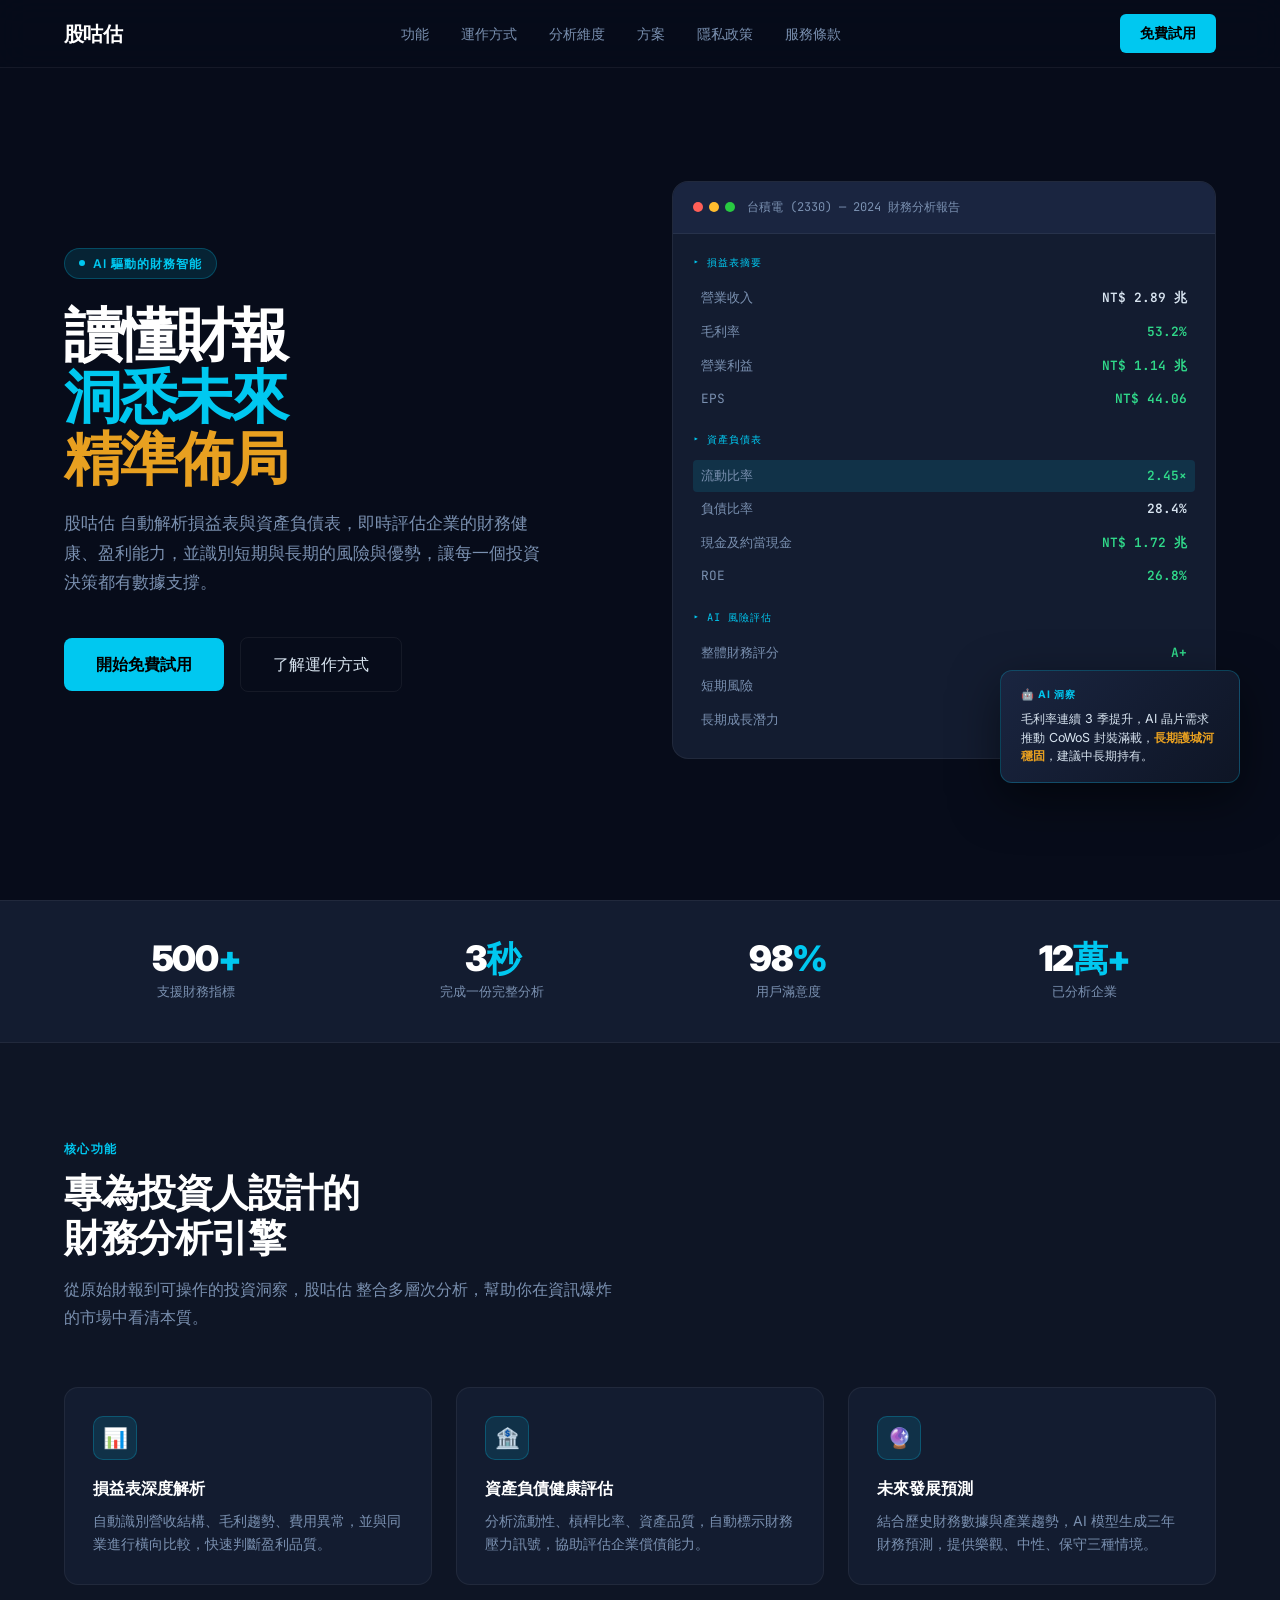
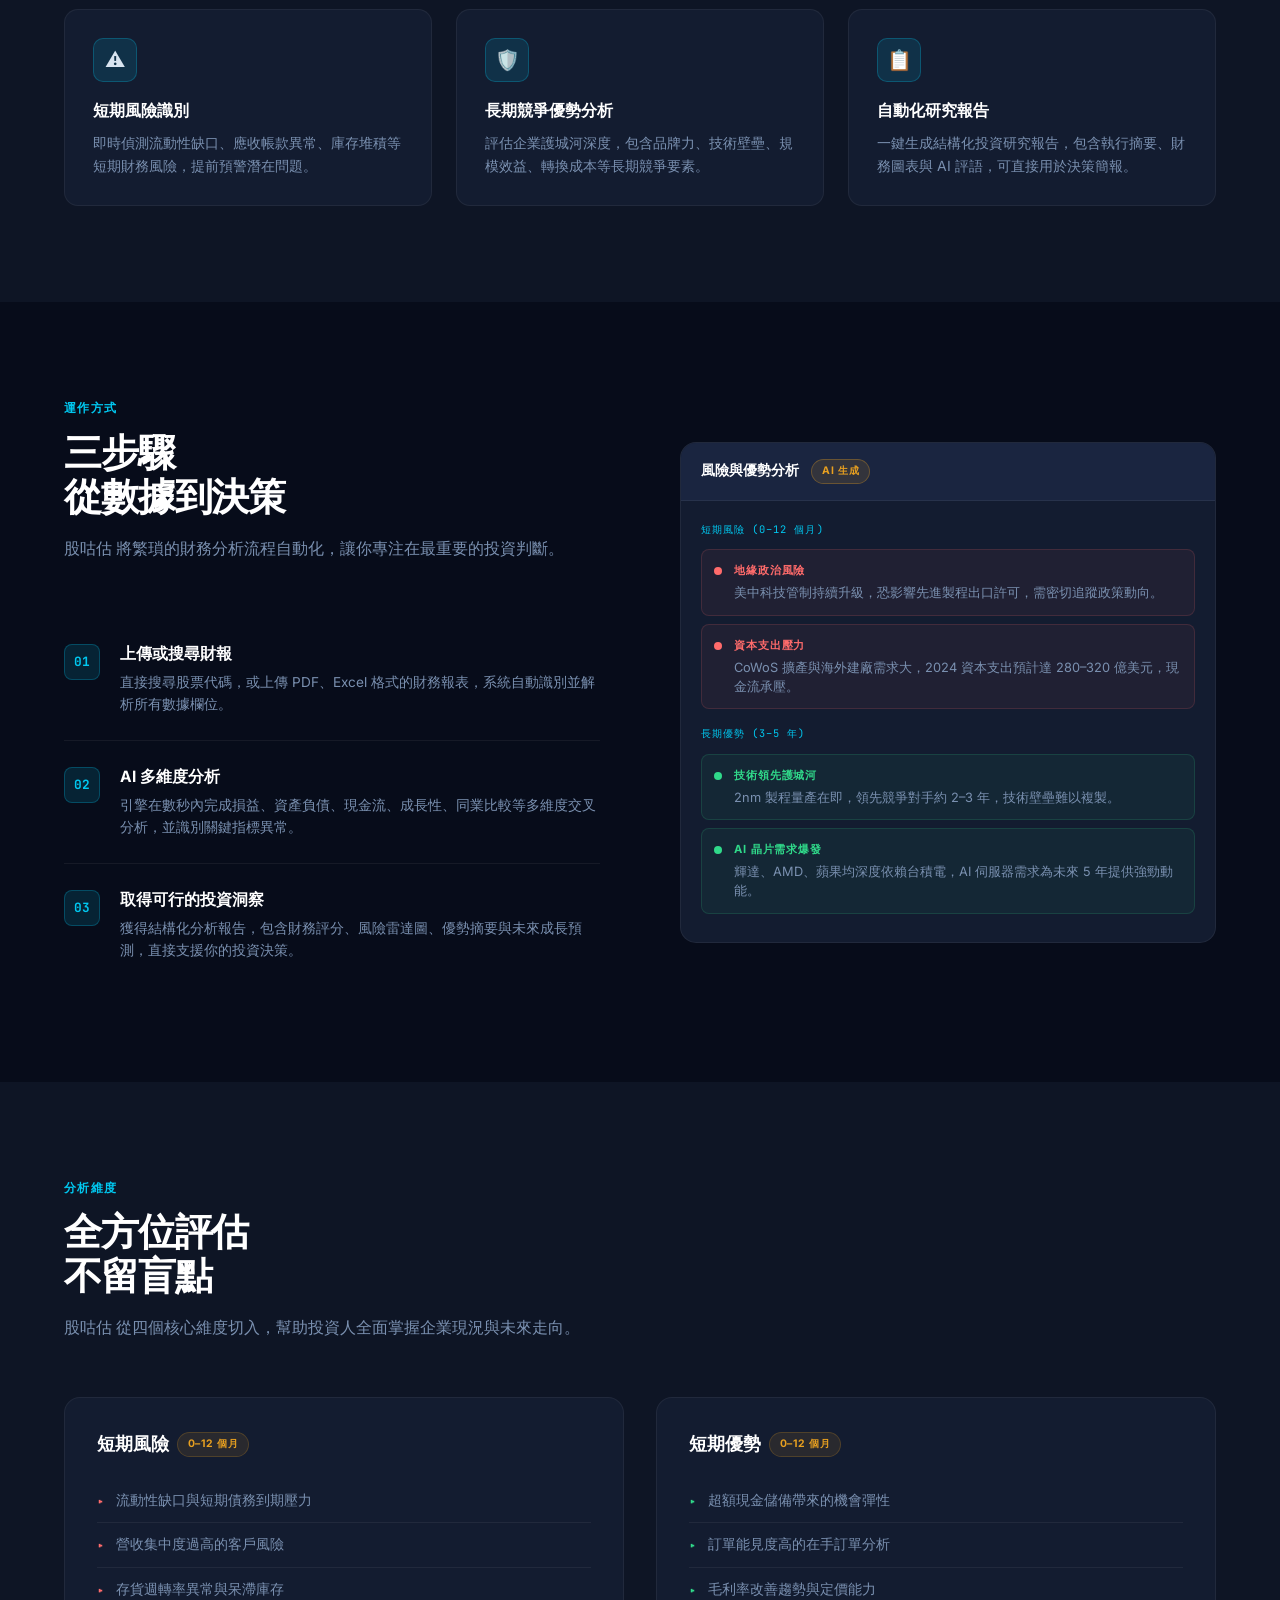
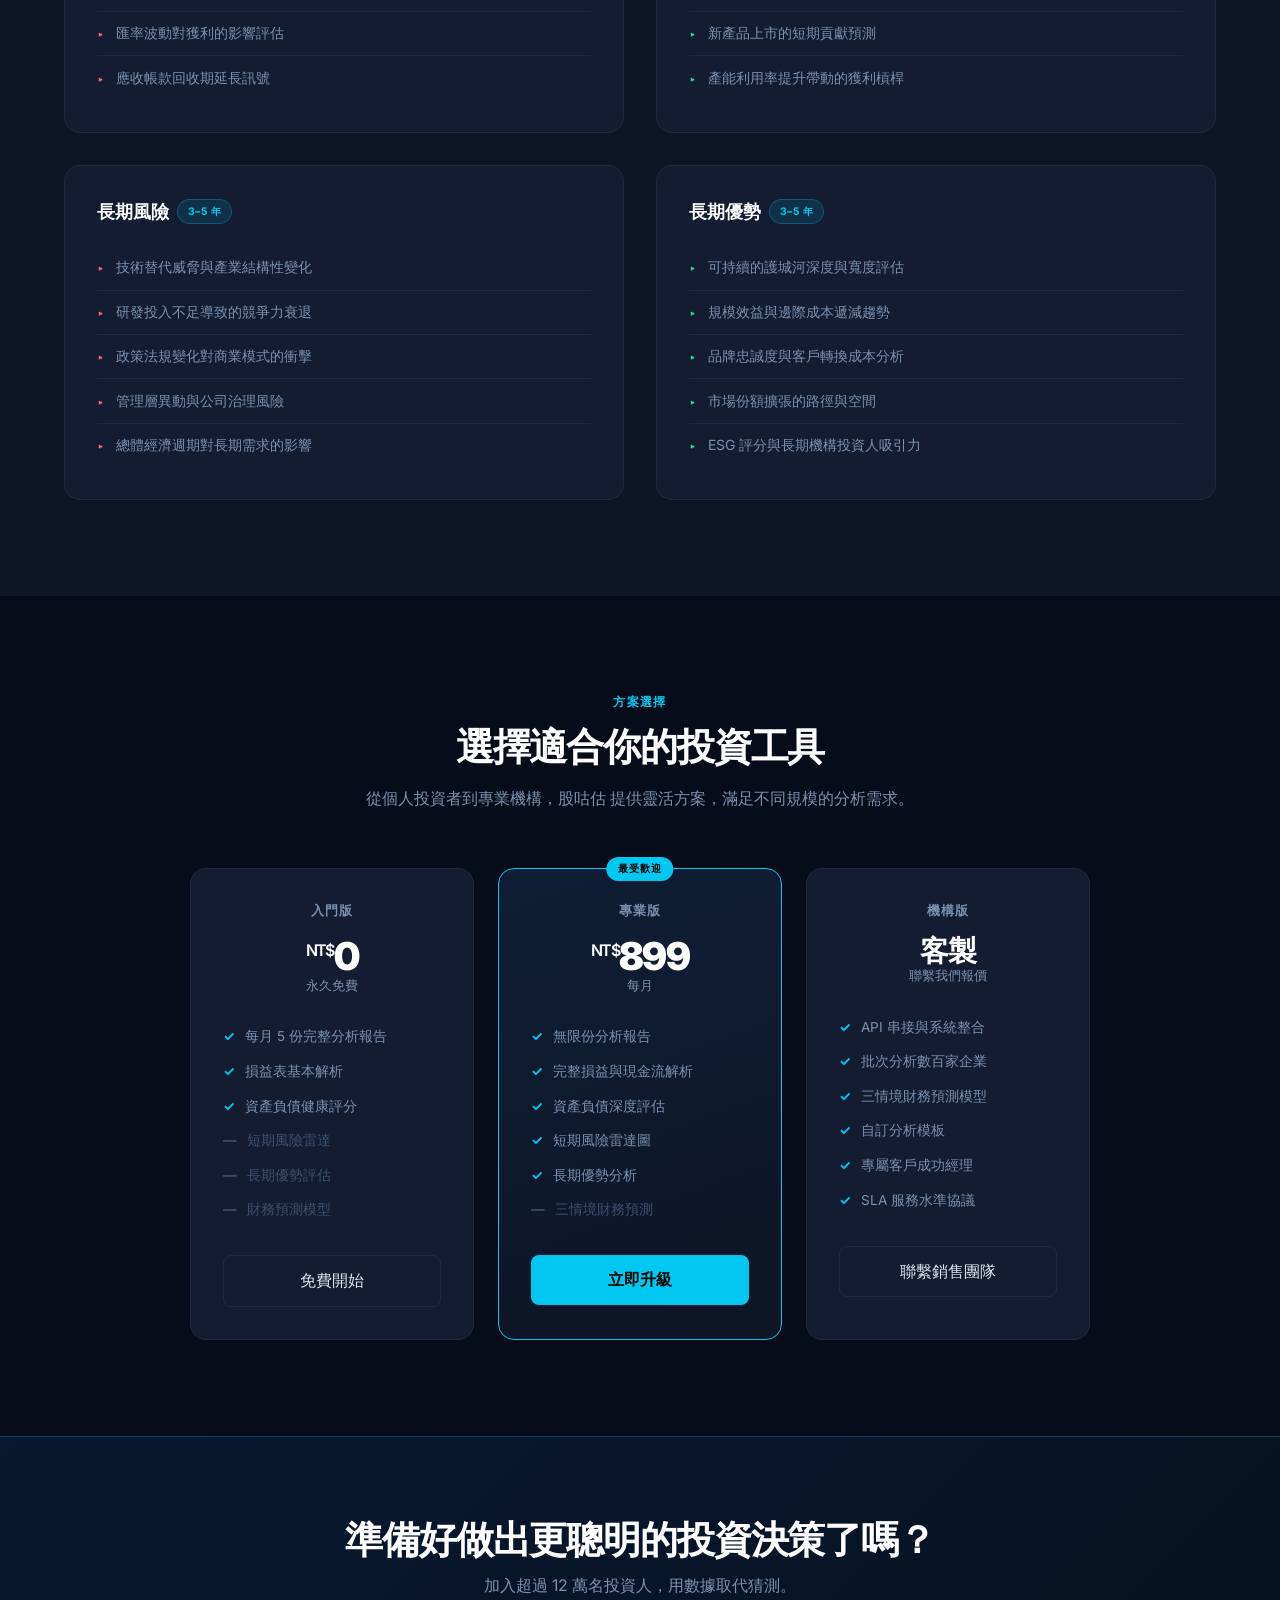
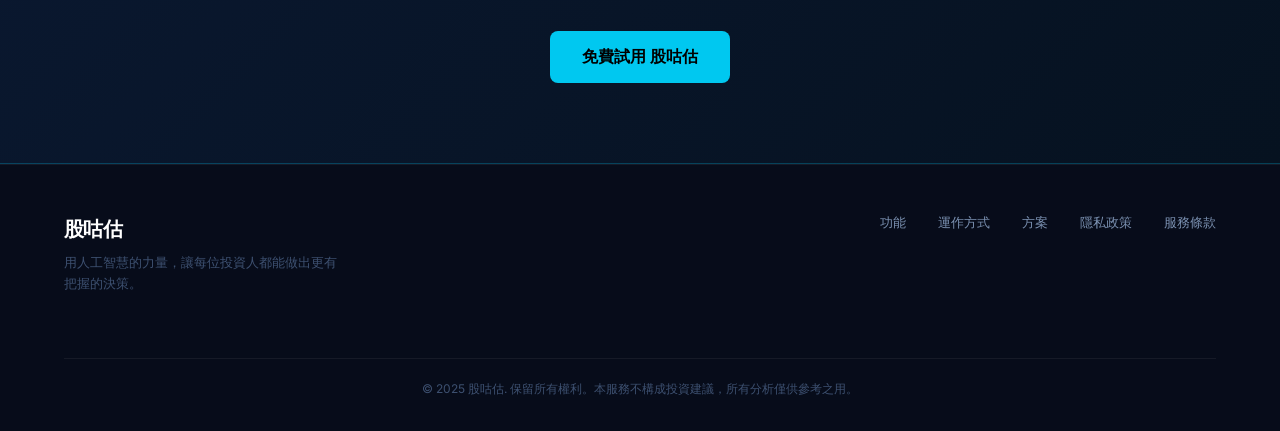
<file: index.html>
<!DOCTYPE html>
<html lang="zh-TW">
<head>
<meta charset="UTF-8">
<meta name="viewport" content="width=device-width, initial-scale=1.0">
<title>股咕估 — 智能投資分析助理</title>
<link rel="stylesheet" href="shared.css">
<style>
  /* ── HERO ── */
  #hero {
    min-height: 100vh;
    display: grid;
    grid-template-columns: 1fr 1fr;
    align-items: center;
    gap: 4rem;
    padding: 100px 5vw 60px;
  }
  .hero-eyebrow {
    display: inline-flex; align-items: center; gap: 0.5rem;
    background: var(--cyan-dim); border: 1px solid var(--border-cyan);
    border-radius: 100px;
    padding: 0.3rem 0.9rem;
    font-size: 0.75rem; font-weight: 600; letter-spacing: 0.08em;
    color: var(--cyan); text-transform: uppercase;
    margin-bottom: 1.5rem;
  }
  .hero-eyebrow::before {
    content: ''; width: 6px; height: 6px; border-radius: 50%;
    background: var(--cyan);
    animation: blink 1.4s ease-in-out infinite;
  }
  @keyframes blink { 0%,100%{opacity:1} 50%{opacity:0.2} }

  h1 {
    font-size: clamp(2.4rem, 4.5vw, 3.8rem);
    font-weight: 900; letter-spacing: -0.04em;
    line-height: 1.08; color: #fff;
    margin-bottom: 1.25rem;
  }
  h1 .accent { color: var(--cyan); }
  h1 .accent-gold { color: var(--gold); }

  .hero-desc {
    font-size: 1.05rem; color: var(--text-dim);
    max-width: 480px; line-height: 1.75;
    margin-bottom: 2.5rem;
  }
  .hero-actions { display: flex; gap: 1rem; align-items: center; flex-wrap: wrap; }

  /* ── HERO VISUAL ── */
  .hero-visual { position: relative; }
  .doc-card {
    background: var(--card); border: 1px solid var(--border);
    border-radius: 16px; overflow: hidden;
  }
  .doc-card-header {
    background: var(--card2); padding: 1rem 1.25rem;
    display: flex; align-items: center; gap: 0.75rem;
    border-bottom: 1px solid var(--border);
  }
  .doc-dots { display: flex; gap: 6px; }
  .doc-dots span { width:10px; height:10px; border-radius:50%; }
  .doc-dots span:nth-child(1) { background:#FF5F57; }
  .doc-dots span:nth-child(2) { background:#FFBD2E; }
  .doc-dots span:nth-child(3) { background:#28CA41; }
  .doc-title { font-family: 'JetBrains Mono', monospace; font-size: 0.75rem; color: var(--text-dim); }
  .doc-body { padding: 1.25rem; }
  .doc-section-label {
    font-family: 'JetBrains Mono', monospace;
    font-size: 0.65rem; color: var(--cyan);
    letter-spacing: 0.1em; text-transform: uppercase;
    margin-bottom: 0.75rem; margin-top: 1rem;
  }
  .doc-section-label:first-child { margin-top: 0; }
  .doc-row {
    display: flex; justify-content: space-between; align-items: center;
    padding: 0.35rem 0.5rem; border-radius: 4px;
    margin-bottom: 2px; transition: background .15s;
  }
  .doc-row-label { font-size: 0.8rem; color: var(--text-dim); font-family: 'JetBrains Mono', monospace; }
  .doc-row-val { font-size: 0.8rem; font-weight: 600; font-family: 'JetBrains Mono', monospace; color: var(--text); }
  .doc-row-val.pos { color: #30D98A; }
  .doc-row-val.neg { color: #FF6B6B; }
  .row-highlight { background: var(--cyan-dim); }

  .ai-bubble {
    position: absolute; bottom: -24px; right: -24px;
    background: linear-gradient(135deg, #1A2540, #0E1525);
    border: 1px solid var(--border-cyan); border-radius: 12px;
    padding: 1rem 1.25rem; max-width: 240px;
    box-shadow: 0 16px 48px rgba(0,0,0,0.5);
  }
  .ai-bubble-tag { font-size: 0.65rem; font-weight: 700; color: var(--cyan); text-transform: uppercase; letter-spacing: 0.1em; margin-bottom: 0.4rem; }
  .ai-bubble-text { font-size: 0.78rem; color: var(--text); line-height: 1.5; }
  .ai-bubble-text strong { color: var(--gold); }

  /* ── STATS BAR ── */
  .stats-bar {
    background: var(--card);
    border-top: 1px solid var(--border); border-bottom: 1px solid var(--border);
    padding: 2.5rem 5vw;
    display: grid; grid-template-columns: repeat(4, 1fr); gap: 2rem;
  }
  .stat-item { text-align: center; }
  .stat-num { font-size: 2.2rem; font-weight: 900; color: #fff; letter-spacing: -0.04em; line-height: 1; margin-bottom: 0.35rem; }
  .stat-num span { color: var(--cyan); }
  .stat-label { font-size: 0.8rem; color: var(--text-dim); }

  /* ── FEATURES ── */
  #features { background: var(--bg2); }
  .features-grid { display: grid; grid-template-columns: repeat(3, 1fr); gap: 1.5rem; }
  .feature-card {
    background: var(--card); border: 1px solid var(--border);
    border-radius: 14px; padding: 1.75rem;
    transition: border-color .25s, transform .2s; position: relative; overflow: hidden;
  }
  .feature-card::before {
    content: ''; position: absolute; top: 0; left: 0; right: 0; height: 2px;
    background: linear-gradient(90deg, var(--cyan), transparent);
    opacity: 0; transition: opacity .25s;
  }
  .feature-card:hover { border-color: var(--border-cyan); transform: translateY(-2px); }
  .feature-card:hover::before { opacity: 1; }
  .feature-icon {
    width: 44px; height: 44px; border-radius: 10px;
    background: var(--cyan-dim); border: 1px solid var(--border-cyan);
    display: flex; align-items: center; justify-content: center;
    font-size: 1.25rem; margin-bottom: 1rem;
  }
  .feature-card h3 { font-size: 1rem; font-weight: 700; color: #fff; margin-bottom: 0.5rem; }
  .feature-card p { font-size: 0.875rem; color: var(--text-dim); line-height: 1.65; }

  /* ── HOW IT WORKS ── */
  .how-grid { display: grid; grid-template-columns: 1fr 1fr; gap: 5rem; align-items: center; }
  .steps { display: flex; flex-direction: column; }
  .step { display: flex; gap: 1.25rem; padding: 1.5rem 0; border-bottom: 1px solid var(--border); }
  .step:last-child { border-bottom: none; }
  .step-num {
    flex-shrink: 0; width: 36px; height: 36px; border-radius: 8px;
    background: var(--cyan-dim); border: 1px solid var(--border-cyan);
    display: flex; align-items: center; justify-content: center;
    font-family: 'JetBrains Mono', monospace; font-size: 0.8rem; font-weight: 700; color: var(--cyan); margin-top: 2px;
  }
  .step h3 { font-size: 0.975rem; font-weight: 700; color: #fff; margin-bottom: 0.35rem; }
  .step p { font-size: 0.85rem; color: var(--text-dim); line-height: 1.6; }

  .report-panel { background: var(--card); border: 1px solid var(--border); border-radius: 16px; overflow: hidden; }
  .report-panel-header {
    background: var(--card2); padding: 1rem 1.25rem;
    border-bottom: 1px solid var(--border); display: flex; align-items: center; gap: 0.75rem;
  }
  .report-panel-header .pill {
    background: var(--gold-dim); border: 1px solid rgba(232,160,32,0.3);
    color: var(--gold); font-size: 0.65rem; font-weight: 700;
    text-transform: uppercase; letter-spacing: 0.1em;
    padding: 0.2rem 0.6rem; border-radius: 100px;
  }
  .report-panel-title { font-size: 0.85rem; font-weight: 600; color: #fff; }
  .report-panel-body { padding: 1.25rem; }
  .risk-item {
    display: flex; gap: 0.75rem; align-items: flex-start;
    padding: 0.75rem; border-radius: 8px; margin-bottom: 0.5rem; border: 1px solid transparent;
  }
  .risk-item.short { background: rgba(255,107,107,0.06); border-color: rgba(255,107,107,0.15); }
  .risk-item.long  { background: rgba(48,217,138,0.06); border-color: rgba(48,217,138,0.15); }
  .risk-dot { width:8px;height:8px;border-radius:50%;flex-shrink:0;margin-top:5px; }
  .risk-dot.red { background:#FF6B6B; }
  .risk-dot.green { background:#30D98A; }
  .risk-label { font-size:0.7rem; font-weight:700; text-transform:uppercase; letter-spacing:0.08em; margin-bottom:0.2rem; }
  .risk-item.short .risk-label { color:#FF6B6B; }
  .risk-item.long  .risk-label { color:#30D98A; }
  .risk-text { font-size:0.8rem; color:var(--text-dim); line-height:1.5; }
  .doc-section-label-sm {
    font-family: 'JetBrains Mono', monospace; font-size: 0.65rem; color: var(--cyan);
    letter-spacing: 0.1em; text-transform: uppercase; margin-bottom: 0.75rem; margin-top: 1rem;
  }
  .doc-section-label-sm:first-child { margin-top: 0; }

  /* ── ANALYSIS ── */
  #analysis { background: var(--bg2); }
  .analysis-grid { display: grid; grid-template-columns: 1fr 1fr; gap: 2rem; }
  .analysis-card { background: var(--card); border: 1px solid var(--border); border-radius: 16px; padding: 2rem; }
  .analysis-card h3 { font-size: 1.1rem; font-weight: 700; color: #fff; margin-bottom: 1.25rem; display: flex; align-items: center; gap: 0.5rem; }
  .analysis-tag { font-size: 0.65rem; font-weight: 700; text-transform: uppercase; letter-spacing: 0.08em; padding: 0.2rem 0.6rem; border-radius: 100px; }
  .tag-risk      { background: rgba(255,107,107,0.12); color: #FF6B6B; border:1px solid rgba(255,107,107,0.2); }
  .tag-advantage { background: rgba(48,217,138,0.1);  color: #30D98A; border:1px solid rgba(48,217,138,0.2); }
  .tag-short     { background: rgba(232,160,32,0.1);  color: var(--gold); border:1px solid rgba(232,160,32,0.2); }
  .tag-long      { background: var(--cyan-dim);        color: var(--cyan); border:1px solid var(--border-cyan); }
  .analysis-list { list-style: none; }
  .analysis-list li {
    display: flex; gap: 0.75rem; padding: 0.65rem 0;
    border-bottom: 1px solid var(--border);
    font-size: 0.875rem; color: var(--text-dim); line-height: 1.55; align-items: flex-start;
  }
  .analysis-list li:last-child { border-bottom: none; }
  .analysis-list li::before { content: '▸'; flex-shrink: 0; margin-top: 1px; }
  .analysis-card.risk      .analysis-list li::before { color: #FF6B6B; }
  .analysis-card.advantage .analysis-list li::before { color: #30D98A; }

  /* ── PRICING ── */
  .pricing-grid { display: grid; grid-template-columns: repeat(3,1fr); gap: 1.5rem; max-width: 900px; margin: 0 auto; }
  .pricing-card { background: var(--card); border: 1px solid var(--border); border-radius: 16px; padding: 2rem; text-align: center; position: relative; }
  .pricing-card.featured { border-color: var(--cyan); background: linear-gradient(160deg, #0F1E35, #0E1525); }
  .pricing-badge {
    position: absolute; top: -12px; left: 50%; transform: translateX(-50%);
    background: var(--cyan); color: #000;
    font-size: 0.65rem; font-weight: 800; letter-spacing: 0.08em;
    text-transform: uppercase; padding: 0.25rem 0.75rem; border-radius: 100px;
  }
  .pricing-name { font-size: 0.8rem; font-weight: 700; color: var(--text-dim); text-transform: uppercase; letter-spacing: 0.1em; margin-bottom: 1rem; }
  .pricing-price { font-size: 2.4rem; font-weight: 900; color: #fff; letter-spacing: -0.04em; line-height: 1; }
  .pricing-price sup { font-size: 1rem; font-weight: 600; vertical-align: super; }
  .pricing-period { font-size: 0.8rem; color: var(--text-dim); margin-bottom: 1.5rem; }
  .pricing-features { list-style: none; text-align: left; margin-bottom: 1.75rem; }
  .pricing-features li { font-size: 0.85rem; color: var(--text-dim); padding: 0.4rem 0; display: flex; gap: 0.6rem; align-items: flex-start; }
  .pricing-features li::before { content: '✓'; color: var(--cyan); font-weight: 700; flex-shrink: 0; }
  .pricing-features li.na { color: var(--text-muted); }
  .pricing-features li.na::before { content: '—'; color: var(--text-muted); }

  /* ── CTA BAND ── */
  .cta-band {
    background: linear-gradient(135deg, #0A1830, #061220);
    border-top: 1px solid var(--border-cyan); border-bottom: 1px solid var(--border-cyan);
    padding: 5rem 5vw; text-align: center;
  }
  .cta-band h2 { margin-bottom: 0.75rem; }
  .cta-band p { color: var(--text-dim); margin-bottom: 2rem; }

  /* ── RESPONSIVE ── */
  @media(max-width: 900px) {
    #hero { grid-template-columns: 1fr; padding-top: 90px; }
    .hero-visual { display: none; }
    .features-grid { grid-template-columns: 1fr; }
    .how-grid { grid-template-columns: 1fr; }
    .analysis-grid { grid-template-columns: 1fr; }
    .pricing-grid { grid-template-columns: 1fr; max-width: 380px; }
    .stats-bar { grid-template-columns: repeat(2,1fr); }
  }
</style>
</head>
<body>

<nav>
  <a href="index.html" class="logo">股咕估</a>
  <ul class="nav-links">
    <li><a href="#features">功能</a></li>
    <li><a href="#how">運作方式</a></li>
    <li><a href="#analysis">分析維度</a></li>
    <li><a href="#pricing">方案</a></li>
    <li><a href="privacy.html">隱私政策</a></li>
    <li><a href="terms.html">服務條款</a></li>
  </ul>
  <a href="#pricing" class="nav-cta">免費試用</a>
</nav>

<!-- HERO -->
<section id="hero">
  <div class="hero-text">
    <div class="hero-eyebrow">AI 驅動的財務智能</div>
    <h1>
      讀懂財報<br>
      <span class="accent">洞悉未來</span><br>
      <span class="accent-gold">精準佈局</span>
    </h1>
    <p class="hero-desc">
      股咕估 自動解析損益表與資產負債表，即時評估企業的財務健康、盈利能力，並識別短期與長期的風險與優勢，讓每一個投資決策都有數據支撐。
    </p>
    <div class="hero-actions">
      <a href="#pricing" class="btn-primary">開始免費試用</a>
      <a href="#how" class="btn-ghost">了解運作方式</a>
    </div>
  </div>
  <div class="hero-visual">
    <div class="doc-card">
      <div class="doc-card-header">
        <div class="doc-dots"><span></span><span></span><span></span></div>
        <span class="doc-title">台積電 (2330) — 2024 財務分析報告</span>
      </div>
      <div class="doc-body">
        <div class="doc-section-label">▸ 損益表摘要</div>
        <div class="doc-row" id="row1"><span class="doc-row-label">營業收入</span><span class="doc-row-val">NT$ 2.89 兆</span></div>
        <div class="doc-row" id="row2"><span class="doc-row-label">毛利率</span><span class="doc-row-val pos">53.2%</span></div>
        <div class="doc-row" id="row3"><span class="doc-row-label">營業利益</span><span class="doc-row-val pos">NT$ 1.14 兆</span></div>
        <div class="doc-row" id="row4"><span class="doc-row-label">EPS</span><span class="doc-row-val pos">NT$ 44.06</span></div>
        <div class="doc-section-label">▸ 資產負債表</div>
        <div class="doc-row" id="row5"><span class="doc-row-label">流動比率</span><span class="doc-row-val pos">2.45×</span></div>
        <div class="doc-row" id="row6"><span class="doc-row-label">負債比率</span><span class="doc-row-val">28.4%</span></div>
        <div class="doc-row" id="row7"><span class="doc-row-label">現金及約當現金</span><span class="doc-row-val pos">NT$ 1.72 兆</span></div>
        <div class="doc-row" id="row8"><span class="doc-row-label">ROE</span><span class="doc-row-val pos">26.8%</span></div>
        <div class="doc-section-label">▸ AI 風險評估</div>
        <div class="doc-row" id="row9"><span class="doc-row-label">整體財務評分</span><span class="doc-row-val pos">A+</span></div>
        <div class="doc-row" id="row10"><span class="doc-row-label">短期風險</span><span class="doc-row-val" style="color:var(--gold)">中等</span></div>
        <div class="doc-row" id="row11"><span class="doc-row-label">長期成長潛力</span><span class="doc-row-val pos">極高</span></div>
      </div>
    </div>
    <div class="ai-bubble">
      <div class="ai-bubble-tag">🤖 AI 洞察</div>
      <div class="ai-bubble-text">毛利率連續 3 季提升，AI 晶片需求推動 CoWoS 封裝滿載，<strong>長期護城河穩固</strong>，建議中長期持有。</div>
    </div>
  </div>
</section>

<!-- STATS BAR -->
<div class="stats-bar">
  <div class="stat-item"><div class="stat-num">500<span>+</span></div><div class="stat-label">支援財務指標</div></div>
  <div class="stat-item"><div class="stat-num">3<span>秒</span></div><div class="stat-label">完成一份完整分析</div></div>
  <div class="stat-item"><div class="stat-num">98<span>%</span></div><div class="stat-label">用戶滿意度</div></div>
  <div class="stat-item"><div class="stat-num">12<span>萬+</span></div><div class="stat-label">已分析企業</div></div>
</div>

<!-- FEATURES -->
<section id="features">
  <div class="section-eyebrow">核心功能</div>
  <h2>專為投資人設計的<br>財務分析引擎</h2>
  <p class="section-desc">從原始財報到可操作的投資洞察，股咕估 整合多層次分析，幫助你在資訊爆炸的市場中看清本質。</p>
  <div class="features-grid">
    <div class="feature-card"><div class="feature-icon">📊</div><h3>損益表深度解析</h3><p>自動識別營收結構、毛利趨勢、費用異常，並與同業進行橫向比較，快速判斷盈利品質。</p></div>
    <div class="feature-card"><div class="feature-icon">🏦</div><h3>資產負債健康評估</h3><p>分析流動性、槓桿比率、資產品質，自動標示財務壓力訊號，協助評估企業償債能力。</p></div>
    <div class="feature-card"><div class="feature-icon">🔮</div><h3>未來發展預測</h3><p>結合歷史財務數據與產業趨勢，AI 模型生成三年財務預測，提供樂觀、中性、保守三種情境。</p></div>
    <div class="feature-card"><div class="feature-icon">⚠️</div><h3>短期風險識別</h3><p>即時偵測流動性缺口、應收帳款異常、庫存堆積等短期財務風險，提前預警潛在問題。</p></div>
    <div class="feature-card"><div class="feature-icon">🛡️</div><h3>長期競爭優勢分析</h3><p>評估企業護城河深度，包含品牌力、技術壁壘、規模效益、轉換成本等長期競爭要素。</p></div>
    <div class="feature-card"><div class="feature-icon">📋</div><h3>自動化研究報告</h3><p>一鍵生成結構化投資研究報告，包含執行摘要、財務圖表與 AI 評語，可直接用於決策簡報。</p></div>
  </div>
</section>

<!-- HOW IT WORKS -->
<section id="how">
  <div class="how-grid">
    <div>
      <div class="section-eyebrow">運作方式</div>
      <h2>三步驟<br>從數據到決策</h2>
      <p class="section-desc">股咕估 將繁瑣的財務分析流程自動化，讓你專注在最重要的投資判斷。</p>
      <div class="steps">
        <div class="step"><div class="step-num">01</div><div><h3>上傳或搜尋財報</h3><p>直接搜尋股票代碼，或上傳 PDF、Excel 格式的財務報表，系統自動識別並解析所有數據欄位。</p></div></div>
        <div class="step"><div class="step-num">02</div><div><h3>AI 多維度分析</h3><p>引擎在數秒內完成損益、資產負債、現金流、成長性、同業比較等多維度交叉分析，並識別關鍵指標異常。</p></div></div>
        <div class="step"><div class="step-num">03</div><div><h3>取得可行的投資洞察</h3><p>獲得結構化分析報告，包含財務評分、風險雷達圖、優勢摘要與未來成長預測，直接支援你的投資決策。</p></div></div>
      </div>
    </div>
    <div class="report-panel">
      <div class="report-panel-header">
        <span class="report-panel-title">風險與優勢分析</span>
        <span class="pill">AI 生成</span>
      </div>
      <div class="report-panel-body">
        <div class="doc-section-label-sm">短期風險 (0–12 個月)</div>
        <div class="risk-item short"><div class="risk-dot red"></div><div><div class="risk-label">地緣政治風險</div><div class="risk-text">美中科技管制持續升級，恐影響先進製程出口許可，需密切追蹤政策動向。</div></div></div>
        <div class="risk-item short"><div class="risk-dot red"></div><div><div class="risk-label">資本支出壓力</div><div class="risk-text">CoWoS 擴產與海外建廠需求大，2024 資本支出預計達 280–320 億美元，現金流承壓。</div></div></div>
        <div class="doc-section-label-sm" style="margin-top:1rem;">長期優勢 (3–5 年)</div>
        <div class="risk-item long"><div class="risk-dot green"></div><div><div class="risk-label">技術領先護城河</div><div class="risk-text">2nm 製程量產在即，領先競爭對手約 2–3 年，技術壁壘難以複製。</div></div></div>
        <div class="risk-item long"><div class="risk-dot green"></div><div><div class="risk-label">AI 晶片需求爆發</div><div class="risk-text">輝達、AMD、蘋果均深度依賴台積電，AI 伺服器需求為未來 5 年提供強勁動能。</div></div></div>
      </div>
    </div>
  </div>
</section>

<!-- ANALYSIS DIMENSIONS -->
<section id="analysis">
  <div class="section-eyebrow">分析維度</div>
  <h2>全方位評估<br>不留盲點</h2>
  <p class="section-desc">股咕估 從四個核心維度切入，幫助投資人全面掌握企業現況與未來走向。</p>
  <div class="analysis-grid">
    <div class="analysis-card risk"><h3>短期風險 <span class="analysis-tag tag-short tag-risk">0–12 個月</span></h3><ul class="analysis-list"><li>流動性缺口與短期債務到期壓力</li><li>營收集中度過高的客戶風險</li><li>存貨週轉率異常與呆滯庫存</li><li>匯率波動對獲利的影響評估</li><li>應收帳款回收期延長訊號</li></ul></div>
    <div class="analysis-card advantage"><h3>短期優勢 <span class="analysis-tag tag-short">0–12 個月</span></h3><ul class="analysis-list"><li>超額現金儲備帶來的機會彈性</li><li>訂單能見度高的在手訂單分析</li><li>毛利率改善趨勢與定價能力</li><li>新產品上市的短期貢獻預測</li><li>產能利用率提升帶動的獲利槓桿</li></ul></div>
    <div class="analysis-card risk"><h3>長期風險 <span class="analysis-tag tag-long tag-risk">3–5 年</span></h3><ul class="analysis-list"><li>技術替代威脅與產業結構性變化</li><li>研發投入不足導致的競爭力衰退</li><li>政策法規變化對商業模式的衝擊</li><li>管理層異動與公司治理風險</li><li>總體經濟週期對長期需求的影響</li></ul></div>
    <div class="analysis-card advantage"><h3>長期優勢 <span class="analysis-tag tag-long">3–5 年</span></h3><ul class="analysis-list"><li>可持續的護城河深度與寬度評估</li><li>規模效益與邊際成本遞減趨勢</li><li>品牌忠誠度與客戶轉換成本分析</li><li>市場份額擴張的路徑與空間</li><li>ESG 評分與長期機構投資人吸引力</li></ul></div>
  </div>
</section>

<!-- PRICING -->
<section id="pricing" style="text-align:center;">
  <div class="section-eyebrow">方案選擇</div>
  <h2>選擇適合你的投資工具</h2>
  <p class="section-desc" style="margin: 0 auto 3.5rem;">從個人投資者到專業機構，股咕估 提供靈活方案，滿足不同規模的分析需求。</p>
  <div class="pricing-grid">
    <div class="pricing-card">
      <div class="pricing-name">入門版</div>
      <div class="pricing-price"><sup>NT$</sup>0</div>
      <div class="pricing-period">永久免費</div>
      <ul class="pricing-features">
        <li>每月 5 份完整分析報告</li><li>損益表基本解析</li><li>資產負債健康評分</li>
        <li class="na">短期風險雷達</li><li class="na">長期優勢評估</li><li class="na">財務預測模型</li>
      </ul>
      <a href="#" class="btn-ghost" style="width:100%;text-align:center;display:block;padding:.75rem 0;">免費開始</a>
    </div>
    <div class="pricing-card featured">
      <div class="pricing-badge">最受歡迎</div>
      <div class="pricing-name">專業版</div>
      <div class="pricing-price"><sup>NT$</sup>899</div>
      <div class="pricing-period">每月</div>
      <ul class="pricing-features">
        <li>無限份分析報告</li><li>完整損益與現金流解析</li><li>資產負債深度評估</li>
        <li>短期風險雷達圖</li><li>長期優勢分析</li><li class="na">三情境財務預測</li>
      </ul>
      <a href="#" class="btn-primary" style="width:100%;text-align:center;display:block;padding:.75rem 0;">立即升級</a>
    </div>
    <div class="pricing-card">
      <div class="pricing-name">機構版</div>
      <div class="pricing-price" style="font-size:1.8rem">客製</div>
      <div class="pricing-period">聯繫我們報價</div>
      <ul class="pricing-features">
        <li>API 串接與系統整合</li><li>批次分析數百家企業</li><li>三情境財務預測模型</li>
        <li>自訂分析模板</li><li>專屬客戶成功經理</li><li>SLA 服務水準協議</li>
      </ul>
      <a href="#" class="btn-ghost" style="width:100%;text-align:center;display:block;padding:.75rem 0;">聯繫銷售團隊</a>
    </div>
  </div>
</section>

<!-- CTA BAND -->
<div class="cta-band">
  <h2>準備好做出更聰明的投資決策了嗎？</h2>
  <p>加入超過 12 萬名投資人，用數據取代猜測。</p>
  <a href="#pricing" class="btn-primary">免費試用 股咕估</a>
</div>

<!-- FOOTER -->
<footer>
  <div class="footer-brand">
    <a href="index.html" class="logo">股咕估</a>
    <p>用人工智慧的力量，讓每位投資人都能做出更有把握的決策。</p>
  </div>
  <div class="footer-links">
    <a href="#features">功能</a>
    <a href="#how">運作方式</a>
    <a href="#pricing">方案</a>
    <a href="privacy.html">隱私政策</a>
    <a href="terms.html">服務條款</a>
  </div>
  <div class="footer-bottom">© 2025 股咕估. 保留所有權利。本服務不構成投資建議，所有分析僅供參考之用。</div>
</footer>

<script>
  const rows = ['row1','row2','row3','row4','row5','row6','row7','row8','row9','row10','row11'];
  let idx = 0, last = null;
  setInterval(() => {
    if (last) last.classList.remove('row-highlight');
    const el = document.getElementById(rows[idx]);
    if (el) { el.classList.add('row-highlight'); last = el; }
    idx = (idx + 1) % rows.length;
  }, 500);
</script>
</body>
</html>
</file>
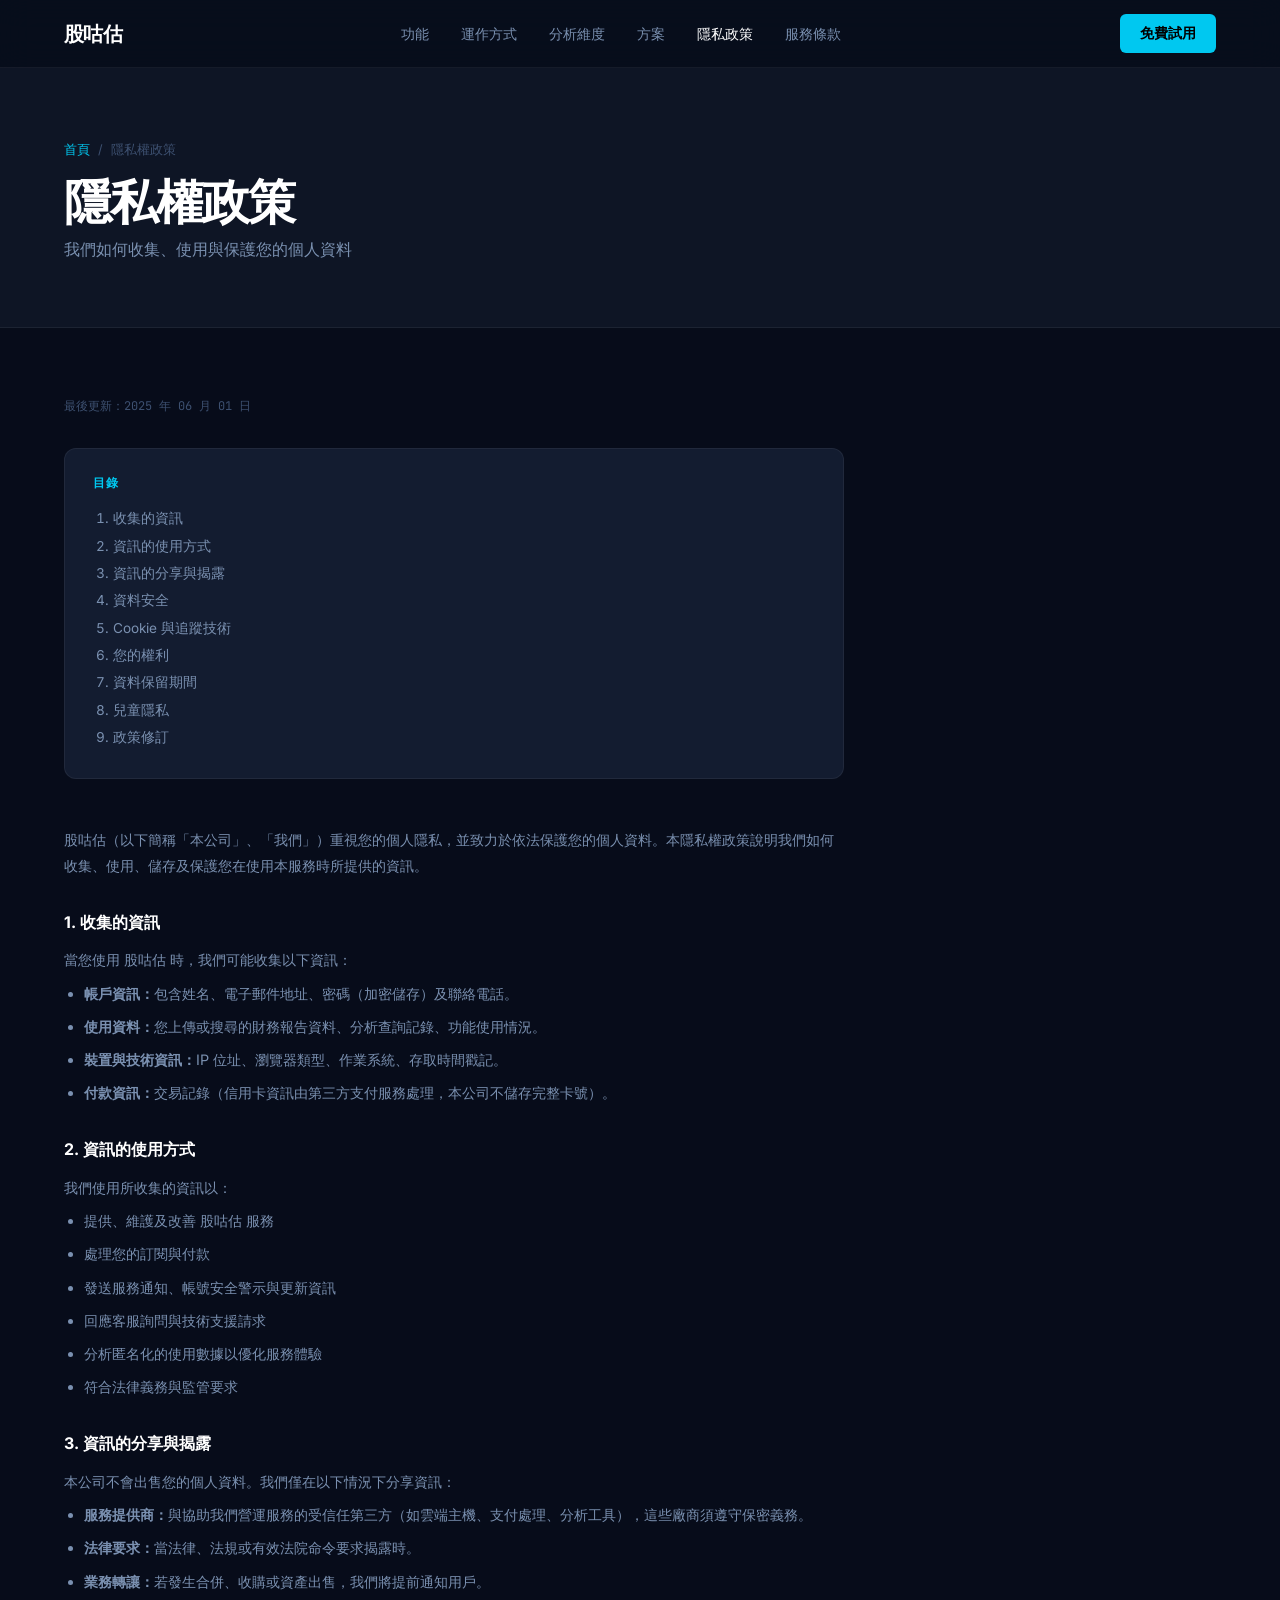
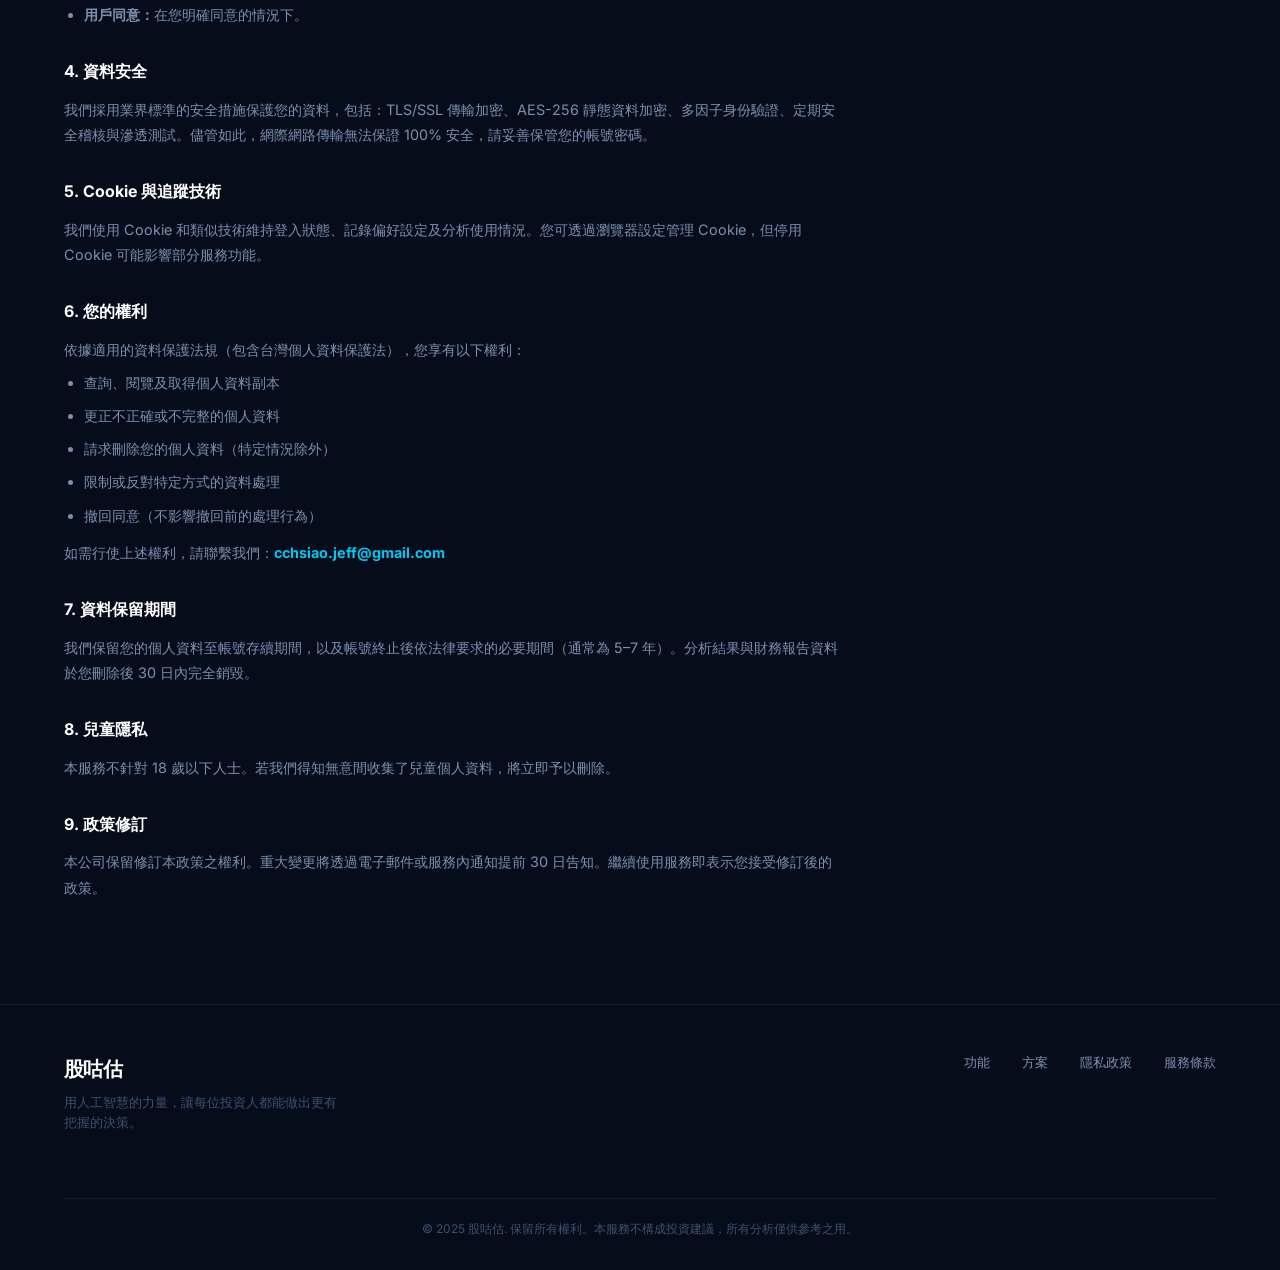
<file: privacy.html>
<!DOCTYPE html>
<html lang="zh-TW">
<head>
<meta charset="UTF-8">
<meta name="viewport" content="width=device-width, initial-scale=1.0">
<title>隱私權政策 — 股咕估</title>
<link rel="stylesheet" href="shared.css">
<style>
  .legal-page-hero { padding: 140px 5vw 4rem; border-bottom: 1px solid var(--border); background: var(--bg2); }
  .legal-page { padding: 4rem 5vw 6rem; }
  .legal-toc {
    background: var(--card); border: 1px solid var(--border);
    border-radius: 12px; padding: 1.5rem 1.75rem;
    margin-bottom: 3rem; max-width: 780px;
  }
  .legal-toc-title { font-size: 0.75rem; font-weight: 700; color: var(--cyan); text-transform: uppercase; letter-spacing: 0.1em; margin-bottom: 1rem; }
  .legal-toc ol { padding-left: 1.25rem; }
  .legal-toc li { font-size: 0.85rem; color: var(--text-dim); margin-bottom: 0.35rem; }
  .legal-toc a { color: var(--text-dim); text-decoration: none; transition: color .2s; }
  .legal-toc a:hover { color: var(--cyan); }
  .legal-content h3 { scroll-margin-top: 90px; }
</style>
</head>
<body>

<nav>
  <a href="index.html" class="logo">股咕估</a>
  <ul class="nav-links">
    <li><a href="index.html#features">功能</a></li>
    <li><a href="index.html#how">運作方式</a></li>
    <li><a href="index.html#analysis">分析維度</a></li>
    <li><a href="index.html#pricing">方案</a></li>
    <li><a href="privacy.html" class="active">隱私政策</a></li>
    <li><a href="terms.html">服務條款</a></li>
  </ul>
  <a href="index.html#pricing" class="nav-cta">免費試用</a>
</nav>

<!-- PAGE HERO -->
<div class="legal-page-hero">
  <div class="breadcrumb">
    <a href="index.html">首頁</a> &nbsp;/&nbsp; 隱私權政策
  </div>
  <h1>隱私權政策</h1>
  <p class="subtitle">我們如何收集、使用與保護您的個人資料</p>
</div>

<!-- CONTENT -->
<div class="legal-page">
  <span class="legal-date">最後更新：2025 年 06 月 01 日</span>

  <!-- TOC -->
  <div class="legal-toc">
    <div class="legal-toc-title">目錄</div>
    <ol>
      <li><a href="#p1">收集的資訊</a></li>
      <li><a href="#p2">資訊的使用方式</a></li>
      <li><a href="#p3">資訊的分享與揭露</a></li>
      <li><a href="#p4">資料安全</a></li>
      <li><a href="#p5">Cookie 與追蹤技術</a></li>
      <li><a href="#p6">您的權利</a></li>
      <li><a href="#p7">資料保留期間</a></li>
      <li><a href="#p8">兒童隱私</a></li>
      <li><a href="#p9">政策修訂</a></li>
    </ol>
  </div>

  <div class="legal-content">
    <p>股咕估（以下簡稱「本公司」、「我們」）重視您的個人隱私，並致力於依法保護您的個人資料。本隱私權政策說明我們如何收集、使用、儲存及保護您在使用本服務時所提供的資訊。</p>

    <h3 id="p1">1. 收集的資訊</h3>
    <p>當您使用 股咕估 時，我們可能收集以下資訊：</p>
    <ul>
      <li><strong>帳戶資訊：</strong>包含姓名、電子郵件地址、密碼（加密儲存）及聯絡電話。</li>
      <li><strong>使用資料：</strong>您上傳或搜尋的財務報告資料、分析查詢記錄、功能使用情況。</li>
      <li><strong>裝置與技術資訊：</strong>IP 位址、瀏覽器類型、作業系統、存取時間戳記。</li>
      <li><strong>付款資訊：</strong>交易記錄（信用卡資訊由第三方支付服務處理，本公司不儲存完整卡號）。</li>
    </ul>

    <h3 id="p2">2. 資訊的使用方式</h3>
    <p>我們使用所收集的資訊以：</p>
    <ul>
      <li>提供、維護及改善 股咕估 服務</li>
      <li>處理您的訂閱與付款</li>
      <li>發送服務通知、帳號安全警示與更新資訊</li>
      <li>回應客服詢問與技術支援請求</li>
      <li>分析匿名化的使用數據以優化服務體驗</li>
      <li>符合法律義務與監管要求</li>
    </ul>

    <h3 id="p3">3. 資訊的分享與揭露</h3>
    <p>本公司不會出售您的個人資料。我們僅在以下情況下分享資訊：</p>
    <ul>
      <li><strong>服務提供商：</strong>與協助我們營運服務的受信任第三方（如雲端主機、支付處理、分析工具），這些廠商須遵守保密義務。</li>
      <li><strong>法律要求：</strong>當法律、法規或有效法院命令要求揭露時。</li>
      <li><strong>業務轉讓：</strong>若發生合併、收購或資產出售，我們將提前通知用戶。</li>
      <li><strong>用戶同意：</strong>在您明確同意的情況下。</li>
    </ul>

    <h3 id="p4">4. 資料安全</h3>
    <p>我們採用業界標準的安全措施保護您的資料，包括：TLS/SSL 傳輸加密、AES-256 靜態資料加密、多因子身份驗證、定期安全稽核與滲透測試。儘管如此，網際網路傳輸無法保證 100% 安全，請妥善保管您的帳號密碼。</p>

    <h3 id="p5">5. Cookie 與追蹤技術</h3>
    <p>我們使用 Cookie 和類似技術維持登入狀態、記錄偏好設定及分析使用情況。您可透過瀏覽器設定管理 Cookie，但停用 Cookie 可能影響部分服務功能。</p>

    <h3 id="p6">6. 您的權利</h3>
    <p>依據適用的資料保護法規（包含台灣個人資料保護法），您享有以下權利：</p>
    <ul>
      <li>查詢、閱覽及取得個人資料副本</li>
      <li>更正不正確或不完整的個人資料</li>
      <li>請求刪除您的個人資料（特定情況除外）</li>
      <li>限制或反對特定方式的資料處理</li>
      <li>撤回同意（不影響撤回前的處理行為）</li>
    </ul>
    <p>如需行使上述權利，請聯繫我們：<strong style="color:var(--cyan)">cchsiao.jeff@gmail.com</strong></p>

    <h3 id="p7">7. 資料保留期間</h3>
    <p>我們保留您的個人資料至帳號存續期間，以及帳號終止後依法律要求的必要期間（通常為 5–7 年）。分析結果與財務報告資料於您刪除後 30 日內完全銷毀。</p>

    <h3 id="p8">8. 兒童隱私</h3>
    <p>本服務不針對 18 歲以下人士。若我們得知無意間收集了兒童個人資料，將立即予以刪除。</p>

    <h3 id="p9">9. 政策修訂</h3>
    <p>本公司保留修訂本政策之權利。重大變更將透過電子郵件或服務內通知提前 30 日告知。繼續使用服務即表示您接受修訂後的政策。</p>
  </div>
</div>

<!-- FOOTER -->
<footer>
  <div class="footer-brand">
    <a href="index.html" class="logo">股咕估</a>
    <p>用人工智慧的力量，讓每位投資人都能做出更有把握的決策。</p>
  </div>
  <div class="footer-links">
    <a href="index.html#features">功能</a>
    <a href="index.html#pricing">方案</a>
    <a href="privacy.html">隱私政策</a>
    <a href="terms.html">服務條款</a>
  </div>
  <div class="footer-bottom">© 2025 股咕估. 保留所有權利。本服務不構成投資建議，所有分析僅供參考之用。</div>
</footer>

</body>
</html>
</file>
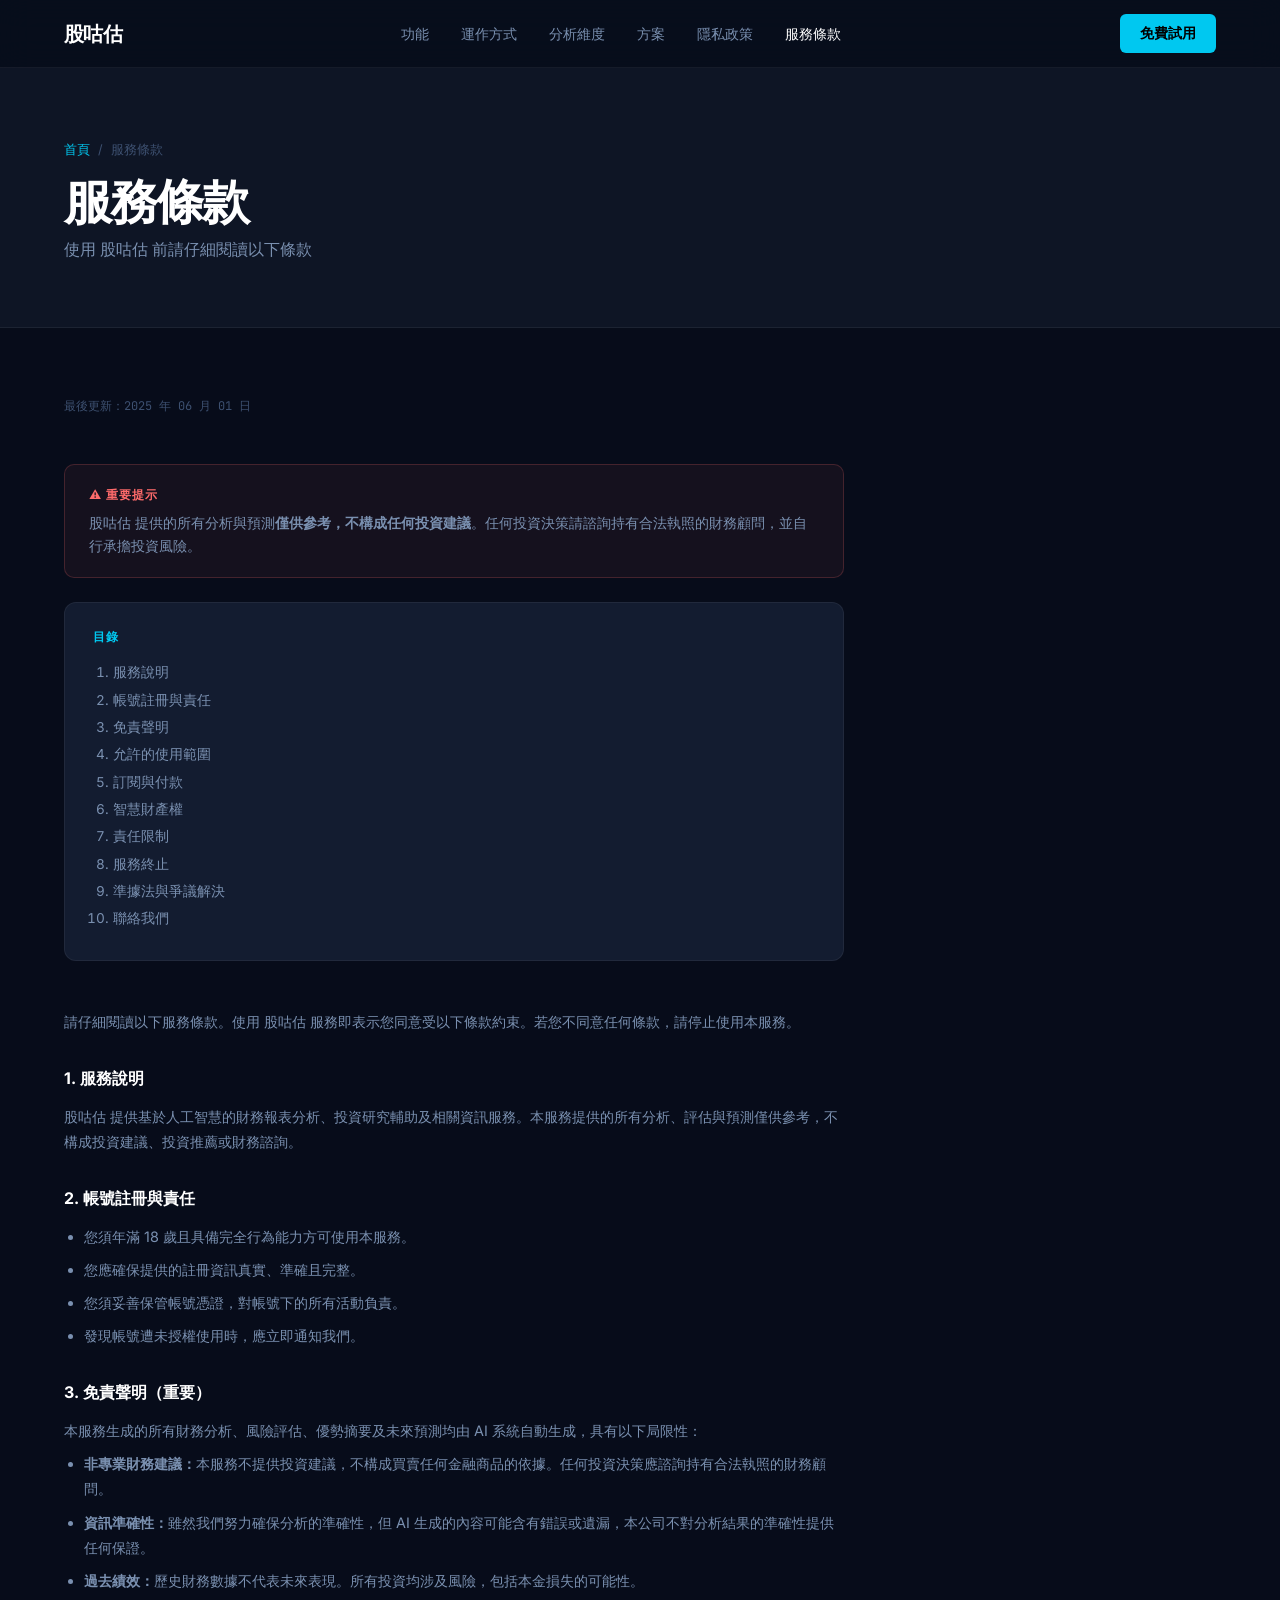
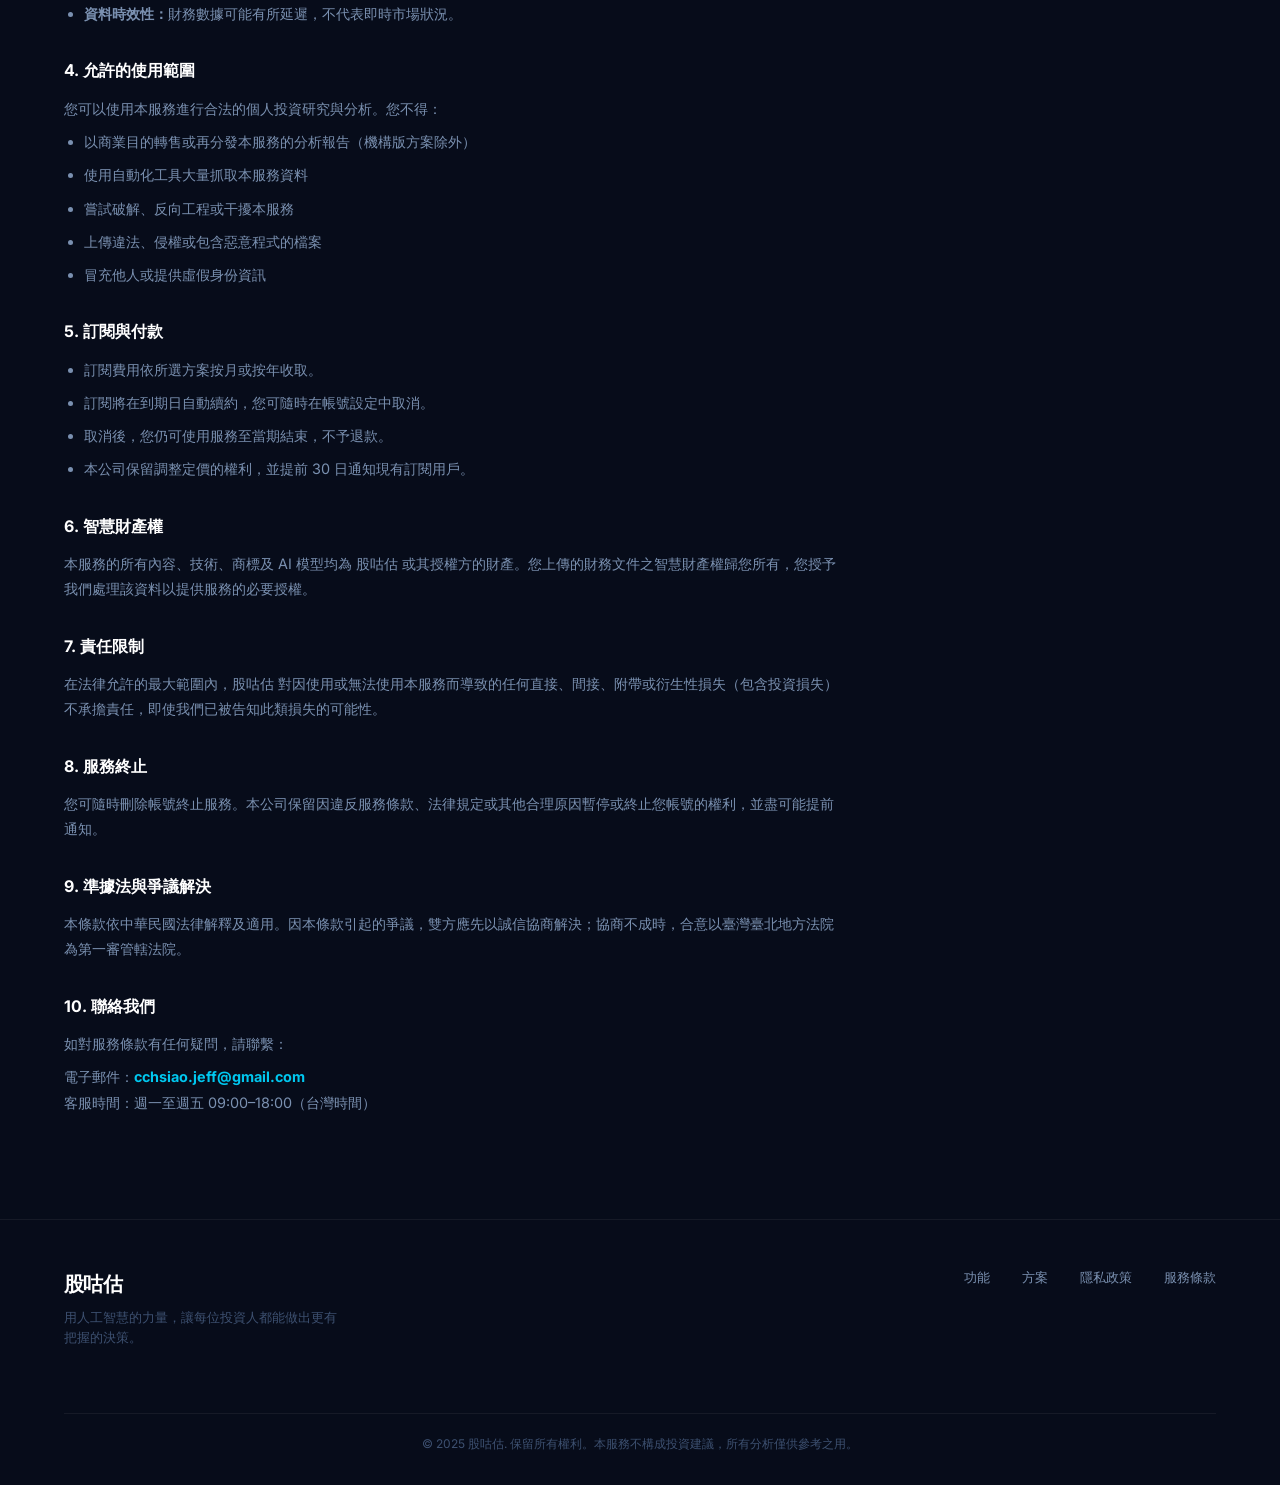
<file: terms.html>
<!DOCTYPE html>
<html lang="zh-TW">
<head>
<meta charset="UTF-8">
<meta name="viewport" content="width=device-width, initial-scale=1.0">
<title>服務條款 — 股咕估</title>
<link rel="stylesheet" href="shared.css">
<style>
  .legal-page-hero { padding: 140px 5vw 4rem; border-bottom: 1px solid var(--border); background: var(--bg2); }
  .legal-page { padding: 4rem 5vw 6rem; }
  .legal-toc {
    background: var(--card); border: 1px solid var(--border);
    border-radius: 12px; padding: 1.5rem 1.75rem;
    margin-bottom: 3rem; max-width: 780px;
  }
  .legal-toc-title { font-size: 0.75rem; font-weight: 700; color: var(--cyan); text-transform: uppercase; letter-spacing: 0.1em; margin-bottom: 1rem; }
  .legal-toc ol { padding-left: 1.25rem; }
  .legal-toc li { font-size: 0.85rem; color: var(--text-dim); margin-bottom: 0.35rem; }
  .legal-toc a { color: var(--text-dim); text-decoration: none; transition: color .2s; }
  .legal-toc a:hover { color: var(--cyan); }
  .legal-content h3 { scroll-margin-top: 90px; }
  .disclaimer-box {
    background: rgba(255,107,107,0.06); border: 1px solid rgba(255,107,107,0.2);
    border-radius: 10px; padding: 1.25rem 1.5rem; margin: 1rem 0 1.5rem;
    max-width: 780px;
  }
  .disclaimer-box-title { font-size: 0.75rem; font-weight: 700; color: #FF6B6B; text-transform: uppercase; letter-spacing: 0.08em; margin-bottom: 0.5rem; }
  .disclaimer-box p { font-size: 0.85rem; color: var(--text-dim); line-height: 1.65; margin: 0; }
</style>
</head>
<body>

<nav>
  <a href="index.html" class="logo">股咕估</a>
  <ul class="nav-links">
    <li><a href="index.html#features">功能</a></li>
    <li><a href="index.html#how">運作方式</a></li>
    <li><a href="index.html#analysis">分析維度</a></li>
    <li><a href="index.html#pricing">方案</a></li>
    <li><a href="privacy.html">隱私政策</a></li>
    <li><a href="terms.html" class="active">服務條款</a></li>
  </ul>
  <a href="index.html#pricing" class="nav-cta">免費試用</a>
</nav>

<!-- PAGE HERO -->
<div class="legal-page-hero">
  <div class="breadcrumb">
    <a href="index.html">首頁</a> &nbsp;/&nbsp; 服務條款
  </div>
  <h1>服務條款</h1>
  <p class="subtitle">使用 股咕估 前請仔細閱讀以下條款</p>
</div>

<!-- CONTENT -->
<div class="legal-page">
  <span class="legal-date">最後更新：2025 年 06 月 01 日</span>

  <div class="disclaimer-box">
    <div class="disclaimer-box-title">⚠️ 重要提示</div>
    <p>股咕估 提供的所有分析與預測<strong>僅供參考，不構成任何投資建議</strong>。任何投資決策請諮詢持有合法執照的財務顧問，並自行承擔投資風險。</p>
  </div>

  <!-- TOC -->
  <div class="legal-toc">
    <div class="legal-toc-title">目錄</div>
    <ol>
      <li><a href="#t1">服務說明</a></li>
      <li><a href="#t2">帳號註冊與責任</a></li>
      <li><a href="#t3">免責聲明</a></li>
      <li><a href="#t4">允許的使用範圍</a></li>
      <li><a href="#t5">訂閱與付款</a></li>
      <li><a href="#t6">智慧財產權</a></li>
      <li><a href="#t7">責任限制</a></li>
      <li><a href="#t8">服務終止</a></li>
      <li><a href="#t9">準據法與爭議解決</a></li>
      <li><a href="#t10">聯絡我們</a></li>
    </ol>
  </div>

  <div class="legal-content">
    <p>請仔細閱讀以下服務條款。使用 股咕估 服務即表示您同意受以下條款約束。若您不同意任何條款，請停止使用本服務。</p>

    <h3 id="t1">1. 服務說明</h3>
    <p>股咕估 提供基於人工智慧的財務報表分析、投資研究輔助及相關資訊服務。本服務提供的所有分析、評估與預測僅供參考，不構成投資建議、投資推薦或財務諮詢。</p>

    <h3 id="t2">2. 帳號註冊與責任</h3>
    <ul>
      <li>您須年滿 18 歲且具備完全行為能力方可使用本服務。</li>
      <li>您應確保提供的註冊資訊真實、準確且完整。</li>
      <li>您須妥善保管帳號憑證，對帳號下的所有活動負責。</li>
      <li>發現帳號遭未授權使用時，應立即通知我們。</li>
    </ul>

    <h3 id="t3">3. 免責聲明（重要）</h3>
    <p>本服務生成的所有財務分析、風險評估、優勢摘要及未來預測均由 AI 系統自動生成，具有以下局限性：</p>
    <ul>
      <li><strong>非專業財務建議：</strong>本服務不提供投資建議，不構成買賣任何金融商品的依據。任何投資決策應諮詢持有合法執照的財務顧問。</li>
      <li><strong>資訊準確性：</strong>雖然我們努力確保分析的準確性，但 AI 生成的內容可能含有錯誤或遺漏，本公司不對分析結果的準確性提供任何保證。</li>
      <li><strong>過去績效：</strong>歷史財務數據不代表未來表現。所有投資均涉及風險，包括本金損失的可能性。</li>
      <li><strong>資料時效性：</strong>財務數據可能有所延遲，不代表即時市場狀況。</li>
    </ul>

    <h3 id="t4">4. 允許的使用範圍</h3>
    <p>您可以使用本服務進行合法的個人投資研究與分析。您不得：</p>
    <ul>
      <li>以商業目的轉售或再分發本服務的分析報告（機構版方案除外）</li>
      <li>使用自動化工具大量抓取本服務資料</li>
      <li>嘗試破解、反向工程或干擾本服務</li>
      <li>上傳違法、侵權或包含惡意程式的檔案</li>
      <li>冒充他人或提供虛假身份資訊</li>
    </ul>

    <h3 id="t5">5. 訂閱與付款</h3>
    <ul>
      <li>訂閱費用依所選方案按月或按年收取。</li>
      <li>訂閱將在到期日自動續約，您可隨時在帳號設定中取消。</li>
      <li>取消後，您仍可使用服務至當期結束，不予退款。</li>
      <li>本公司保留調整定價的權利，並提前 30 日通知現有訂閱用戶。</li>
    </ul>

    <h3 id="t6">6. 智慧財產權</h3>
    <p>本服務的所有內容、技術、商標及 AI 模型均為 股咕估 或其授權方的財產。您上傳的財務文件之智慧財產權歸您所有，您授予我們處理該資料以提供服務的必要授權。</p>

    <h3 id="t7">7. 責任限制</h3>
    <p>在法律允許的最大範圍內，股咕估 對因使用或無法使用本服務而導致的任何直接、間接、附帶或衍生性損失（包含投資損失）不承擔責任，即使我們已被告知此類損失的可能性。</p>

    <h3 id="t8">8. 服務終止</h3>
    <p>您可隨時刪除帳號終止服務。本公司保留因違反服務條款、法律規定或其他合理原因暫停或終止您帳號的權利，並盡可能提前通知。</p>

    <h3 id="t9">9. 準據法與爭議解決</h3>
    <p>本條款依中華民國法律解釋及適用。因本條款引起的爭議，雙方應先以誠信協商解決；協商不成時，合意以臺灣臺北地方法院為第一審管轄法院。</p>

    <h3 id="t10">10. 聯絡我們</h3>
    <p>如對服務條款有任何疑問，請聯繫：</p>
    <p>
      電子郵件：<strong style="color:var(--cyan)">cchsiao.jeff@gmail.com</strong><br>
      客服時間：週一至週五 09:00–18:00（台灣時間）
    </p>
  </div>
</div>

<!-- FOOTER -->
<footer>
  <div class="footer-brand">
    <a href="index.html" class="logo">股咕估</a>
    <p>用人工智慧的力量，讓每位投資人都能做出更有把握的決策。</p>
  </div>
  <div class="footer-links">
    <a href="index.html#features">功能</a>
    <a href="index.html#pricing">方案</a>
    <a href="privacy.html">隱私政策</a>
    <a href="terms.html">服務條款</a>
  </div>
  <div class="footer-bottom">© 2025 股咕估. 保留所有權利。本服務不構成投資建議，所有分析僅供參考之用。</div>
</footer>

</body>
</html>
</file>
<file: shared.css>
@import url('https://fonts.googleapis.com/css2?family=Inter:wght@300;400;500;600;700;800;900&family=JetBrains+Mono:wght@400;500&display=swap');

*, *::before, *::after { box-sizing: border-box; margin: 0; padding: 0; }

:root {
  --bg: #070C1A;
  --bg2: #0E1525;
  --card: #131C30;
  --card2: #1A2540;
  --cyan: #00C8F0;
  --cyan-dim: rgba(0,200,240,0.12);
  --gold: #E8A020;
  --gold-dim: rgba(232,160,32,0.12);
  --text: #D8E4F0;
  --text-dim: #7A90B0;
  --text-muted: #3D5070;
  --border: rgba(255,255,255,0.06);
  --border-cyan: rgba(0,200,240,0.25);
}

html { scroll-behavior: smooth; }

body {
  font-family: 'Inter', sans-serif;
  background: var(--bg);
  color: var(--text);
  line-height: 1.6;
  overflow-x: hidden;
}

/* ── NAV ── */
nav {
  position: fixed; top: 0; left: 0; right: 0; z-index: 100;
  display: flex; align-items: center; justify-content: space-between;
  padding: 0 5vw;
  height: 68px;
  background: rgba(7,12,26,0.85);
  backdrop-filter: blur(16px);
  border-bottom: 1px solid var(--border);
}
.logo {
  font-size: 1.25rem; font-weight: 800; letter-spacing: -0.03em;
  color: #fff; text-decoration: none;
}
.logo span { color: var(--cyan); }
.nav-links { display: flex; gap: 2rem; list-style: none; }
.nav-links a {
  color: var(--text-dim); font-size: 0.875rem; font-weight: 500;
  text-decoration: none; transition: color .2s;
}
.nav-links a:hover, .nav-links a.active { color: #fff; }
.nav-cta {
  background: var(--cyan); color: #000;
  border: none; border-radius: 6px;
  padding: 0.5rem 1.25rem;
  font-size: 0.875rem; font-weight: 700;
  cursor: pointer; transition: opacity .2s;
  text-decoration: none;
}
.nav-cta:hover { opacity: 0.85; }

/* ── BUTTONS ── */
.btn-primary {
  background: var(--cyan); color: #000;
  border: none; border-radius: 8px;
  padding: 0.85rem 2rem;
  font-size: 1rem; font-weight: 700;
  cursor: pointer; transition: transform .15s, box-shadow .15s;
  text-decoration: none; display: inline-block;
}
.btn-primary:hover { transform: translateY(-1px); box-shadow: 0 8px 32px rgba(0,200,240,0.3); }
.btn-ghost {
  background: transparent; color: var(--text);
  border: 1px solid var(--border); border-radius: 8px;
  padding: 0.85rem 2rem;
  font-size: 1rem; font-weight: 500;
  cursor: pointer; transition: border-color .2s, color .2s;
  text-decoration: none; display: inline-block;
}
.btn-ghost:hover { border-color: var(--cyan); color: var(--cyan); }

/* ── SECTIONS ── */
section { padding: 6rem 5vw; }
.section-eyebrow {
  font-size: 0.75rem; font-weight: 700; letter-spacing: 0.12em;
  text-transform: uppercase; color: var(--cyan);
  margin-bottom: 0.75rem;
}
h2 {
  font-size: clamp(1.8rem, 3vw, 2.8rem);
  font-weight: 800; letter-spacing: -0.03em;
  line-height: 1.15; color: #fff;
  margin-bottom: 1rem;
}
.section-desc {
  font-size: 1rem; color: var(--text-dim);
  max-width: 560px; line-height: 1.75;
  margin-bottom: 3.5rem;
}

/* ── LEGAL ── */
.legal-content { max-width: 780px; }
.legal-content h3 {
  font-size: 1rem; font-weight: 700; color: #fff;
  margin: 2rem 0 0.75rem;
}
.legal-content p, .legal-content li {
  font-size: 0.9rem; color: var(--text-dim); line-height: 1.75;
  margin-bottom: 0.5rem;
}
.legal-content ul { padding-left: 1.25rem; margin-bottom: 0.75rem; }
.legal-date {
  display: inline-block;
  font-family: 'JetBrains Mono', monospace;
  font-size: 0.75rem; color: var(--text-muted);
  margin-bottom: 2rem;
}

/* ── FOOTER ── */
footer {
  background: var(--bg);
  border-top: 1px solid var(--border);
  padding: 3rem 5vw 2rem;
  display: grid;
  grid-template-columns: 1fr auto;
  align-items: start;
  gap: 2rem;
}
.footer-brand .logo { display: block; margin-bottom: 0.5rem; }
.footer-brand p { font-size: 0.8rem; color: var(--text-muted); max-width: 280px; line-height: 1.6; }
.footer-links { display: flex; gap: 2rem; }
.footer-links a { font-size: 0.8rem; color: var(--text-dim); text-decoration: none; transition: color .2s; }
.footer-links a:hover { color: var(--cyan); }
.footer-bottom {
  border-top: 1px solid var(--border); margin-top: 2rem; padding-top: 1.25rem;
  font-size: 0.75rem; color: var(--text-muted); text-align: center;
  grid-column: 1 / -1;
}

/* ── SCROLLBAR ── */
::-webkit-scrollbar { width: 6px; }
::-webkit-scrollbar-track { background: var(--bg); }
::-webkit-scrollbar-thumb { background: #2A3A55; border-radius: 3px; }

/* ── LEGAL PAGE HERO ── */
.legal-page-hero {
  padding: 140px 5vw 4rem;
  border-bottom: 1px solid var(--border);
  background: var(--bg2);
}
.legal-page-hero .breadcrumb {
  font-size: 0.8rem; color: var(--text-muted);
  margin-bottom: 1rem;
}
.legal-page-hero .breadcrumb a {
  color: var(--cyan); text-decoration: none;
}
.legal-page-hero .breadcrumb a:hover { text-decoration: underline; }
.legal-page-hero h1 {
  font-size: clamp(2rem, 4vw, 3rem);
  font-weight: 900; letter-spacing: -0.04em;
  line-height: 1.1; color: #fff;
  margin-bottom: 0.5rem;
}
.legal-page-hero .subtitle {
  font-size: 1rem; color: var(--text-dim);
}

/* ── RESPONSIVE ── */
@media(max-width: 900px) {
  .nav-links { display: none; }
  footer { grid-template-columns: 1fr; }
  .footer-links { flex-wrap: wrap; }
}
</file>
